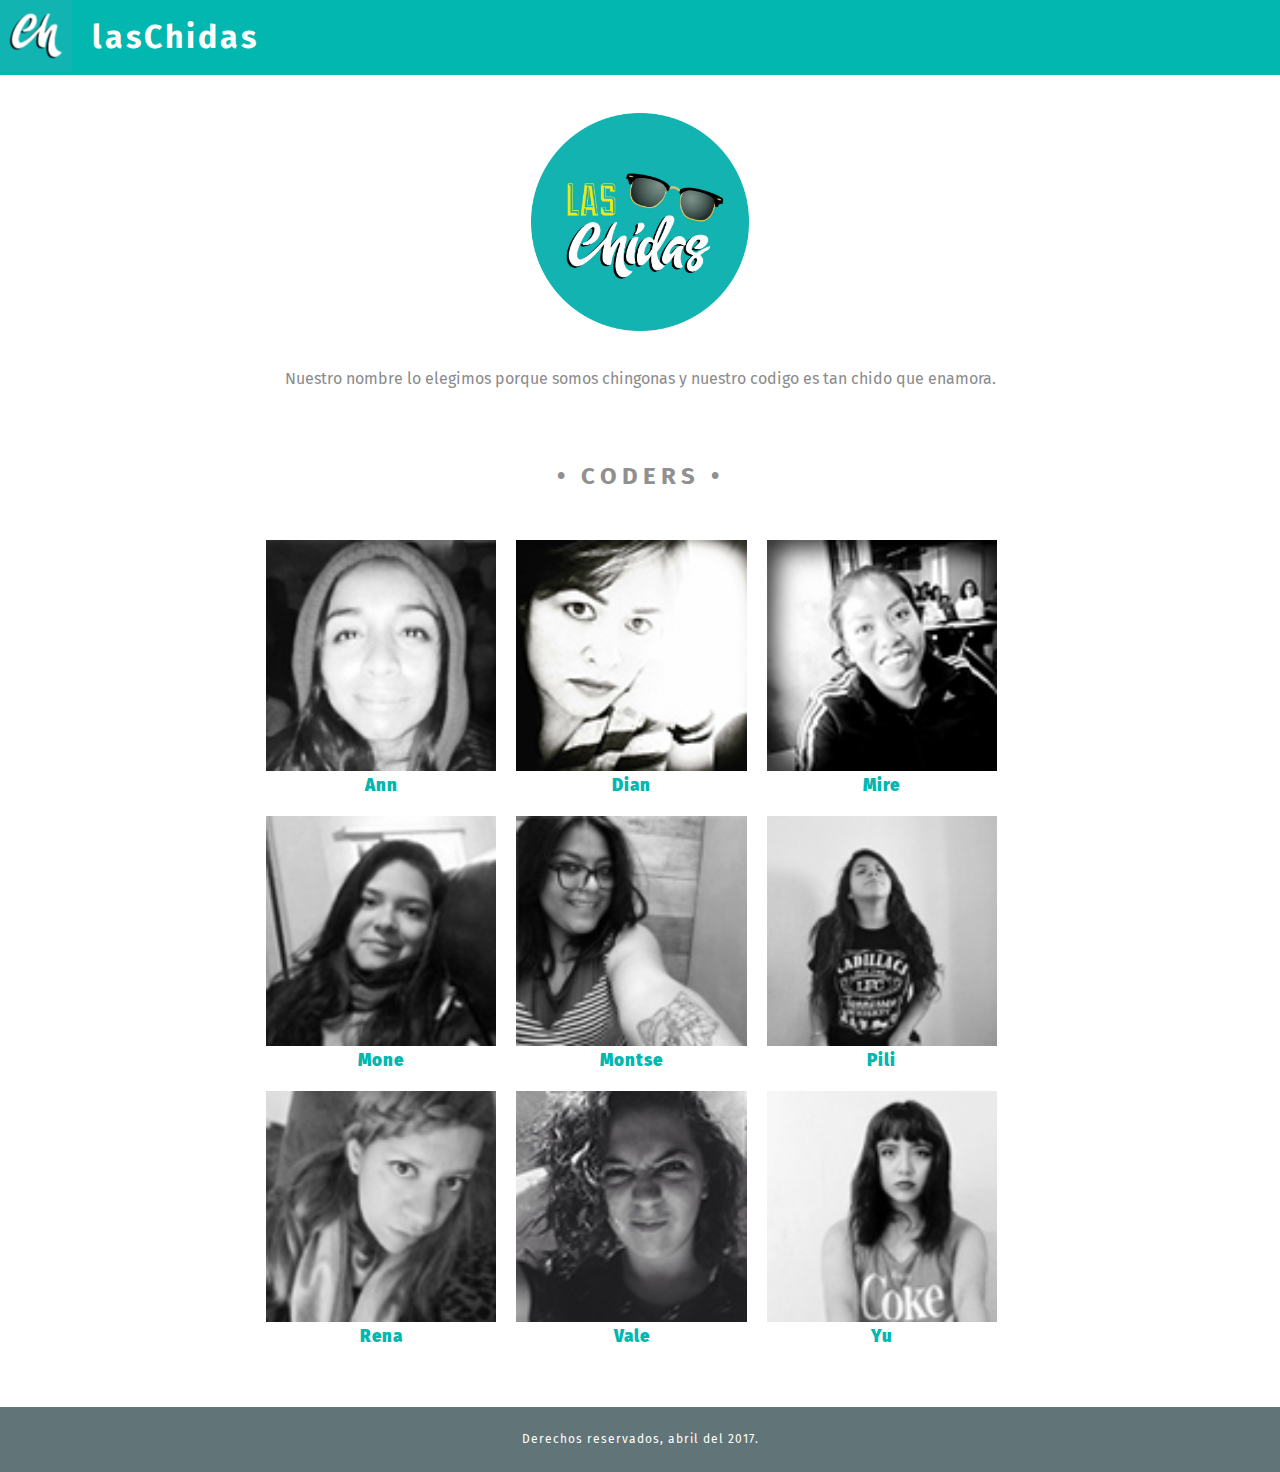
<file: index.html>
<!DOCTYPE html>
<html lang="en">
    <head>
        <meta charset="UTF-8"/>
        <title>😎 lasChidas</title>
        <link rel="stylesheet" href="css/style.css"/>
        <link rel="icon" href="assets/chidas-icon.png"/>
        <link href="https://fonts.googleapis.com/css?family=Fira+Sans:400,600,900" rel="stylesheet"/>
    </head>
 
    <body>
        <header id="cabecera">
            <img src="assets/chidas-cuadro.png"/>
            <h1>lasChidas</h1>
        </header>
        
        <section id="presentacion">
            <img src="assets/las-chidas.png" alt="">
            <p>
                Nuestro nombre lo elegimos porque somos chingonas y nuestro codigo es tan chido que enamora.
            </p>
        </section>
        
        <section id="coders">
            <h2>&bull; Coders &bull;</h2>
            <span>
                <img src="assets/Ann/ann.jpg"/>
                <a href="assets/Ann/ann.html">Ann</a>                
            </span>
            <span>
                <img src="assets/diana/dian.jpg"/>
                <a href="assets/diana/diana.html">Dian</a>
            </span>
            <span>
                <img src="assets/mire.jpg"/>
                <a href="mireya/mire.html">Mire</a>
            </span>
            <span>
                <img src="assets/mone.jpg"/>
                <a href="assets/mone/mone.html">Mone</a>
            </span>
            <span>
                <img src="assets/montse.jpg"/>
                <a href="montse/montse.html">Montse</a>
            </span>
            <span>
                <img src="assets/pili.jpg"/>
                <a href="assets/pilar/pilar.html">Pili</a>
            </span>
            <span>
                <img src="assets/rena.jpg" alt="">
                <a href="rena/rena.html">Rena</a>
            </span>
            <span>
                <img src="assets/val/imgVal.jpg" alt="">
                <a href="assets/val/val.html">Vale</a>
            </span>
            <span>
                <img src="assets/yurian.jpg" alt="">
                <a href="assets/yurian/yurian.html">Yu</a>
            </span>
        </section>
        <footer id="pieDePagina">
            <p>Derechos reservados, abril del 2017.</p>
        </footer>      
    </body>
</html>
</file>
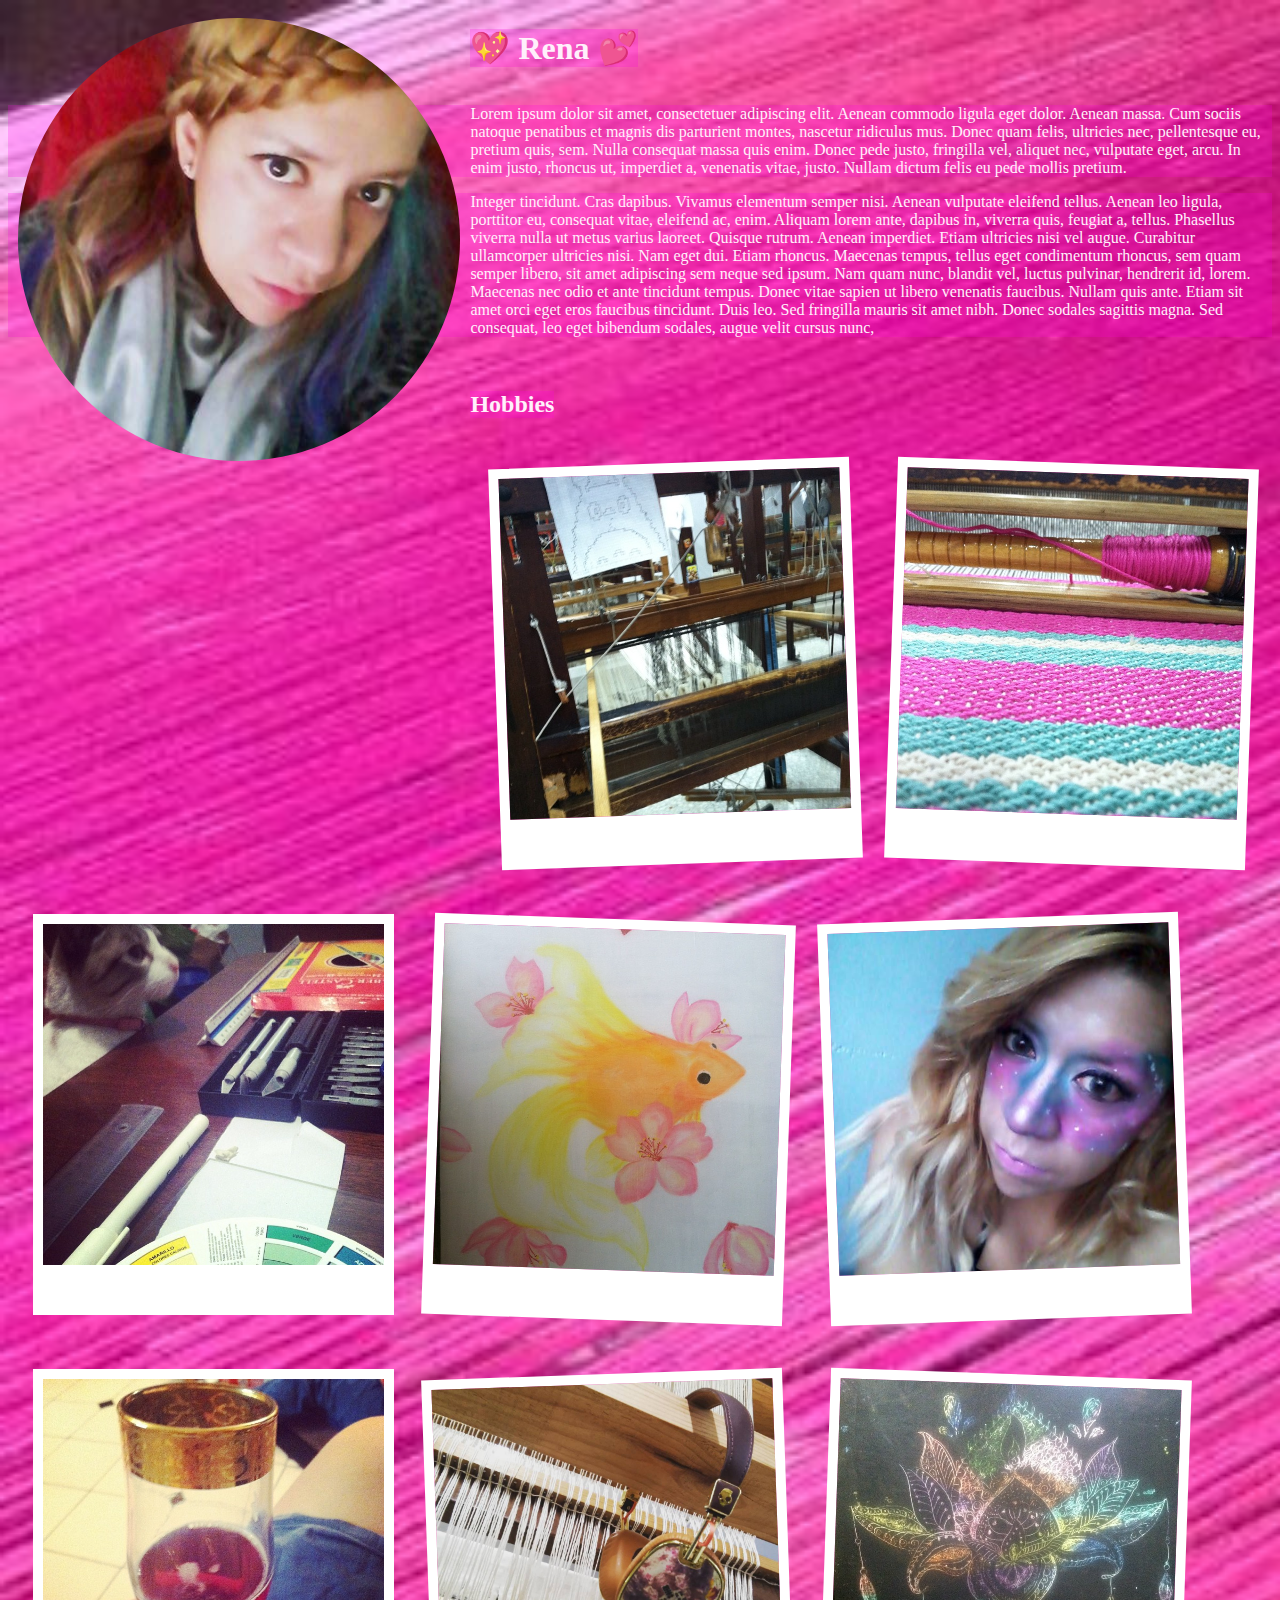
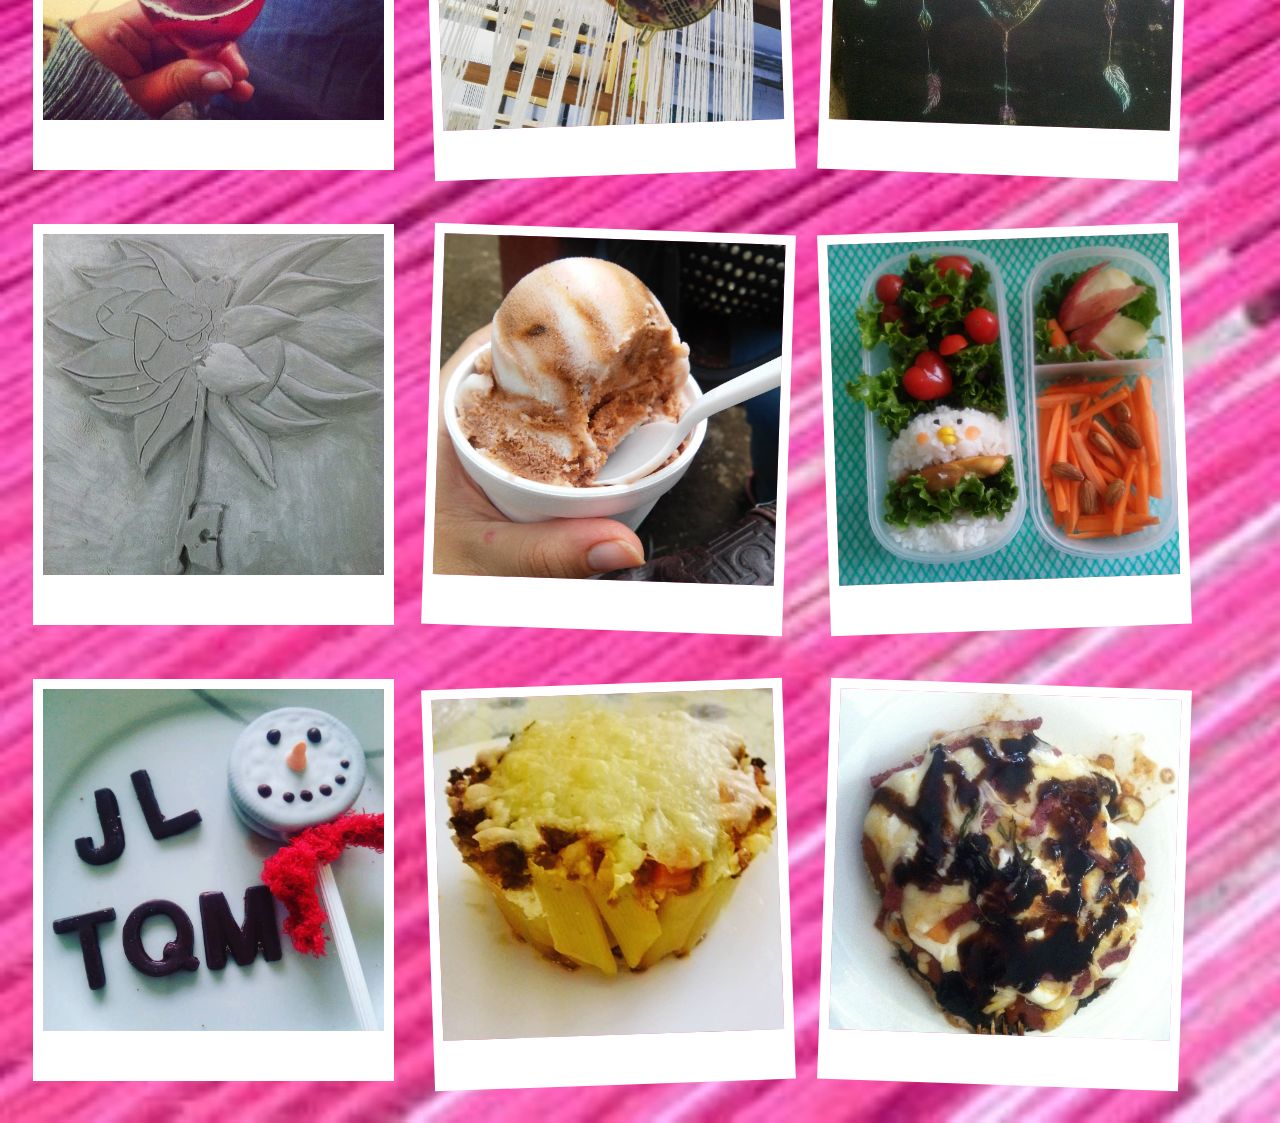
<file: rena/rena.html>
<!DOCTYPE html>
<html lang="en">
   <head>
      <meta charset="UTF-8">
      <title>💖 Rena 💕</title>
      <link rel="stylesheet" href="styleRena.css"/>
      <link rel="icon" href="assets/favicon-16x16.png"/>
   </head>
   <body id="bodyRena">
      <header id="renaHeader"></header>
      <h1 id="renaH1">💖 Rena 💕</h1>
      <div class="renaFoto">
         <img src="imgRena/foto.jpg">
      </div>
      <p class="bioRena">
      Lorem ipsum dolor sit amet, consectetuer adipiscing elit. Aenean commodo ligula eget dolor. Aenean massa. Cum sociis natoque penatibus et magnis dis parturient montes, nascetur ridiculus mus. Donec quam felis, ultricies nec, pellentesque eu, pretium quis, sem. Nulla consequat massa quis enim. Donec pede justo, fringilla vel, aliquet nec, vulputate eget, arcu. In enim justo, rhoncus ut, imperdiet a, venenatis vitae, justo. Nullam dictum felis eu pede mollis pretium.
      </p>

      <p class="bioRena">
      Integer tincidunt. Cras dapibus. Vivamus elementum semper nisi. Aenean vulputate eleifend tellus. Aenean leo ligula, porttitor eu, consequat vitae, eleifend ac, enim. Aliquam lorem ante, dapibus in, viverra quis, feugiat a, tellus. Phasellus viverra nulla ut metus varius laoreet. Quisque rutrum. Aenean imperdiet. Etiam ultricies nisi vel augue. Curabitur ullamcorper ultricies nisi. Nam eget dui. Etiam rhoncus. Maecenas tempus, tellus eget condimentum rhoncus, sem quam semper libero, sit amet adipiscing sem neque sed ipsum. Nam quam nunc, blandit vel, luctus pulvinar, hendrerit id, lorem. Maecenas nec odio et ante tincidunt tempus. Donec vitae sapien ut libero venenatis faucibus. Nullam quis ante. Etiam sit amet orci eget eros faucibus tincidunt. Duis leo. Sed fringilla mauris sit amet nibh. Donec sodales sagittis magna. Sed consequat, leo eget bibendum sodales, augue velit cursus nunc,
      </p>
      <br>
      <h2 class="renaH2">Hobbies</h2>
      <section>
         <div class="hobbieRena">
            <img src="imgRena/telar.jpg"/>
         </div>
         <div class="hobbieRena">
            <img src="imgRena/lanzadera.jpg"/>
         </div>
         <div class="hobbieRena">
            <img src="imgRena/colores.jpg"/>
         </div>
         <div class="hobbieRena">
            <img src="imgRena/fish.jpg"/>
         </div>
         <div class="hobbieRena">
            <img src="imgRena/gal-laxy.jpg"/>
         </div>
         <div class="hobbieRena">
            <img src="imgRena/wine.jpg"/>
         </div>
         <div class="hobbieRena">
            <img src="imgRena/music.jpg"/>
         </div>
         <div class="hobbieRena">
            <img src="imgRena/scratch.jpg"/>
         </div>
         <div class="hobbieRena">
            <img src="imgRena/skykey.jpg"/>
         </div>
         <div class="hobbieRena">
            <img src="imgRena/icecream.jpg"/>
         </div>
         <div class="hobbieRena">
            <img src="imgRena/kawaiiFood.jpg"/>
         </div>
         <div class="hobbieRena">
            <img src="imgRena/oreocake.jpg"/>
         </div>
         <div class="hobbieRena">
            <img src="imgRena/paysta.jpg"/>
         </div>
         <div class="hobbieRena" title="Cocinar: Portobello Pizza">
            <img src="imgRena/portobello.jpg"/>
         </div>
      </section>
      
      
   
   </body>
</html>
</file>
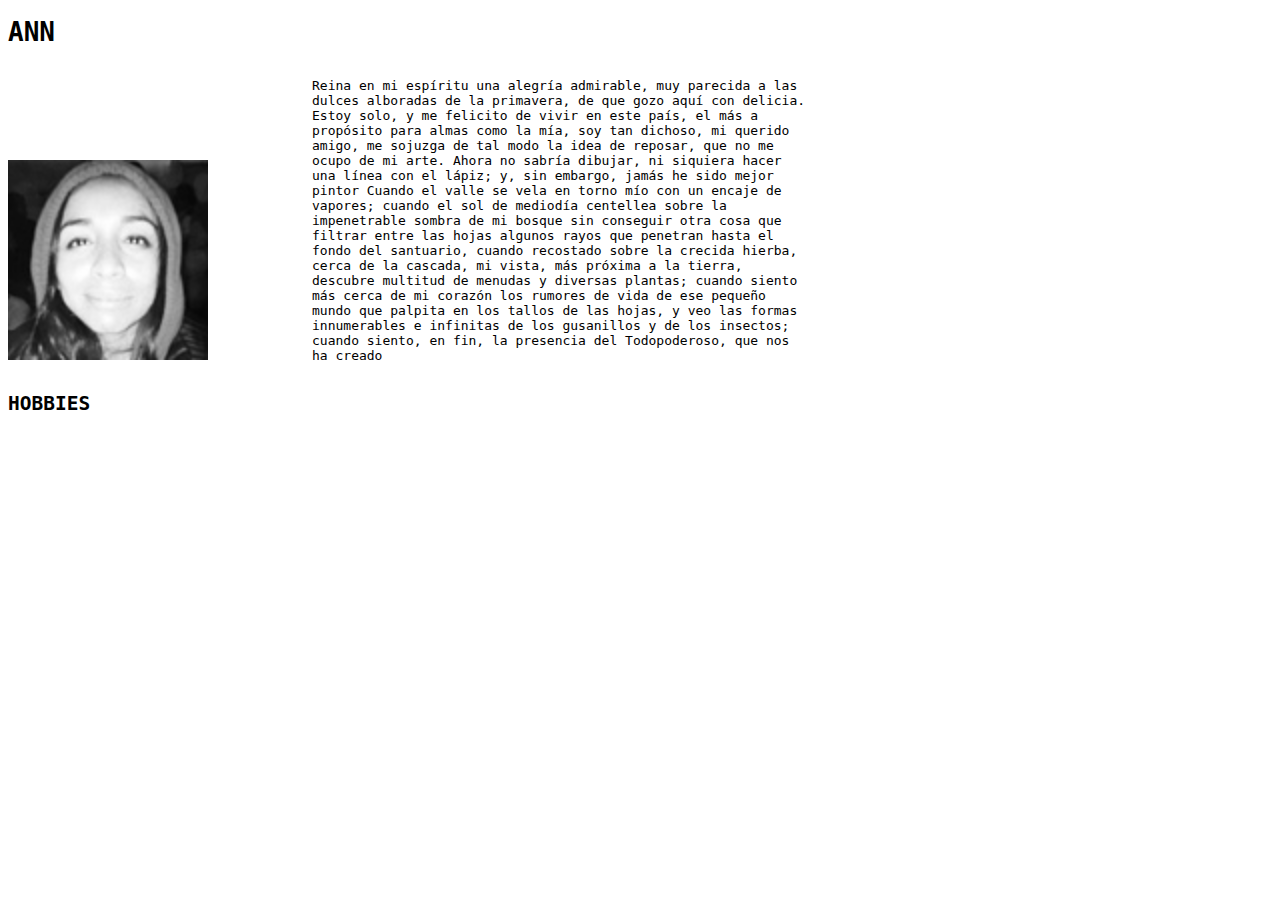
<file: assets/Ann/ann.html>
<!DOCTYPE html>
<html lang="en">
<head>
    <meta charset="UTF-8">
    <title>ANN</title>
    <link rel="stylesheet" href="ann.css">
</head>
<body>
    <h1 id="h1ann">ANN</h1>
    <section id="contenedorAnn">
    <section id="foto_Ann">
        <img src="ann.jpg" alt="">
        
    </section>
    <section id="vidaAnn">
        <p>Reina en mi espíritu una alegría admirable, muy parecida a las dulces alboradas de la primavera, de que gozo aquí con delicia. Estoy solo, y me felicito de vivir en este país, el más a propósito para almas como la mía, soy tan dichoso, mi querido amigo, me sojuzga de tal modo la idea de reposar, que no me ocupo de mi arte. Ahora no sabría dibujar, ni siquiera hacer una línea con el lápiz; y, sin embargo, jamás he sido mejor pintor Cuando el valle se vela en torno mío con un encaje de vapores; cuando el sol de mediodía centellea sobre la impenetrable sombra de mi bosque sin conseguir otra cosa que filtrar entre las hojas algunos rayos que penetran hasta el fondo del santuario, cuando recostado sobre la crecida hierba, cerca de la cascada, mi vista, más próxima a la tierra, descubre multitud de menudas y diversas plantas; cuando siento más cerca de mi corazón los rumores de vida de ese pequeño mundo que palpita en los tallos de las hojas, y veo las formas innumerables e infinitas de los gusanillos y de los insectos; cuando siento, en fin, la presencia del Todopoderoso, que nos ha creado </p>
    </section>
    </section>
    <section id="hobbiesAnn">
        <h2>HOBBIES</h2>
    </section>
</body>
</html>
</file>
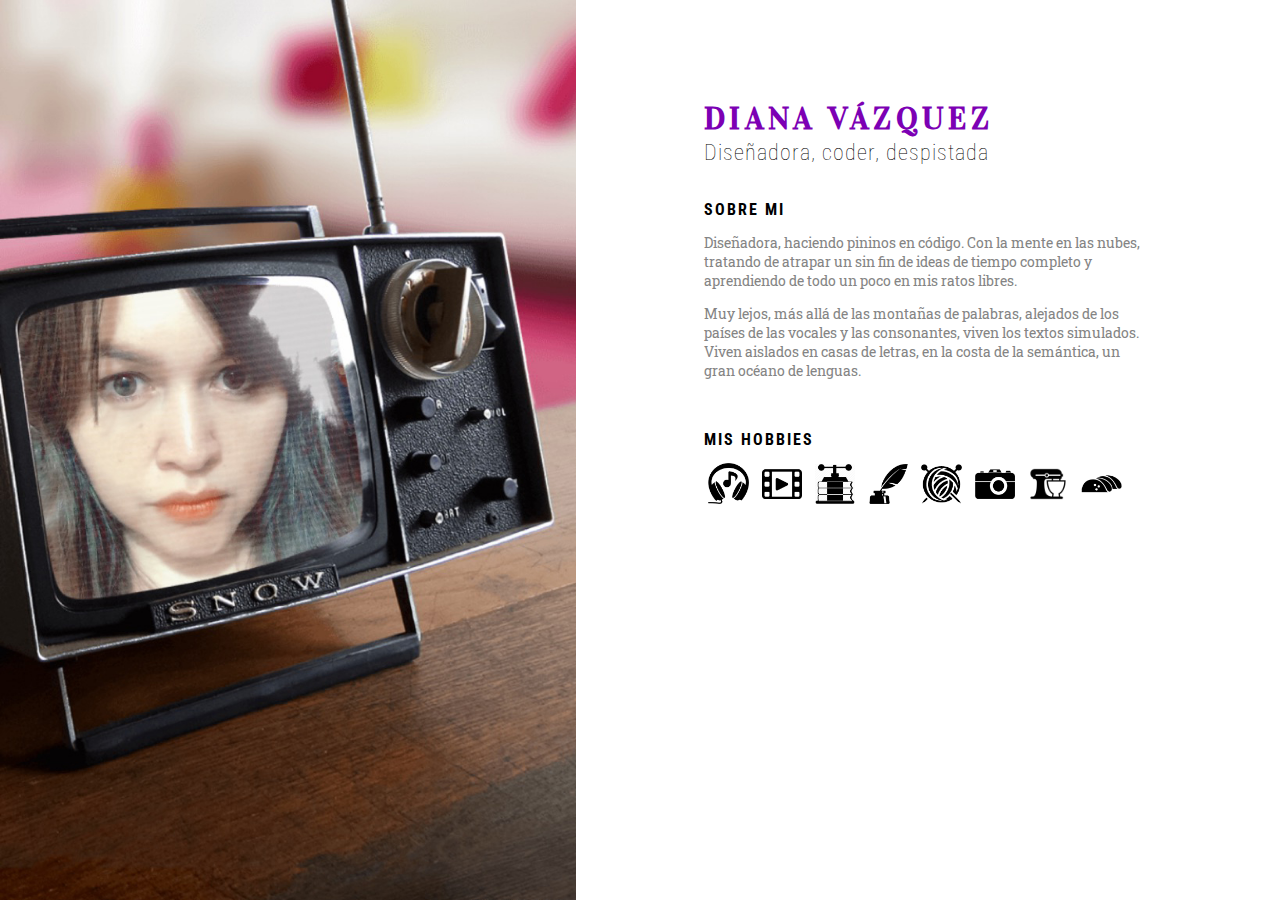
<file: assets/diana/diana.html>
<!DOCTYPE html>
<html id="paginaD">
    <head>
        <meta charset="UTF-8">
        <title>Diana</title>
        <link rel="stylesheet" href="diana.css">
        <link rel="icon" href="/assets/diana/spiral-icon.png"/>
        <link href="https://fonts.googleapis.com/css?family=Roboto+Condensed|Roboto+Slab|Vidaloka" rel="stylesheet">
    </head>
    <body id="pagDiana">
        <div id="miFotito"></div>
        
        <h1 id="miNombre">DIANA VÁZQUEZ</h1>
        <h2>Diseñadora, coder, despistada</h2>
        
        <section id="sobreDiana">
            <h4>Sobre mi</h4>
            <p>Diseñadora, haciendo pininos en código.  Con la mente en las nubes, tratando de atrapar un sin fin de ideas de tiempo completo y aprendiendo de todo un poco en mis ratos libres.</p>
            <p>Muy lejos, más allá de las montañas de palabras, alejados de los países de las vocales y las consonantes, viven los textos simulados. Viven aislados en casas de letras, en la costa de la semántica, un gran océano de lenguas.</p>
            <h4>Mis Hobbies</h4>
            <div>
                <img src="headphones.png"/>
                <img src="play.png"/>
                <img src="presser.png"/>
                <img src="calligr.png"/>
                <img src="knitting.png"/>
                <img src="camera.png"/>
                <img src="mixer.png"/>
                <img src="tacos.png"/>   
            </div>             
        </section>
    </body>
</html>
</file>
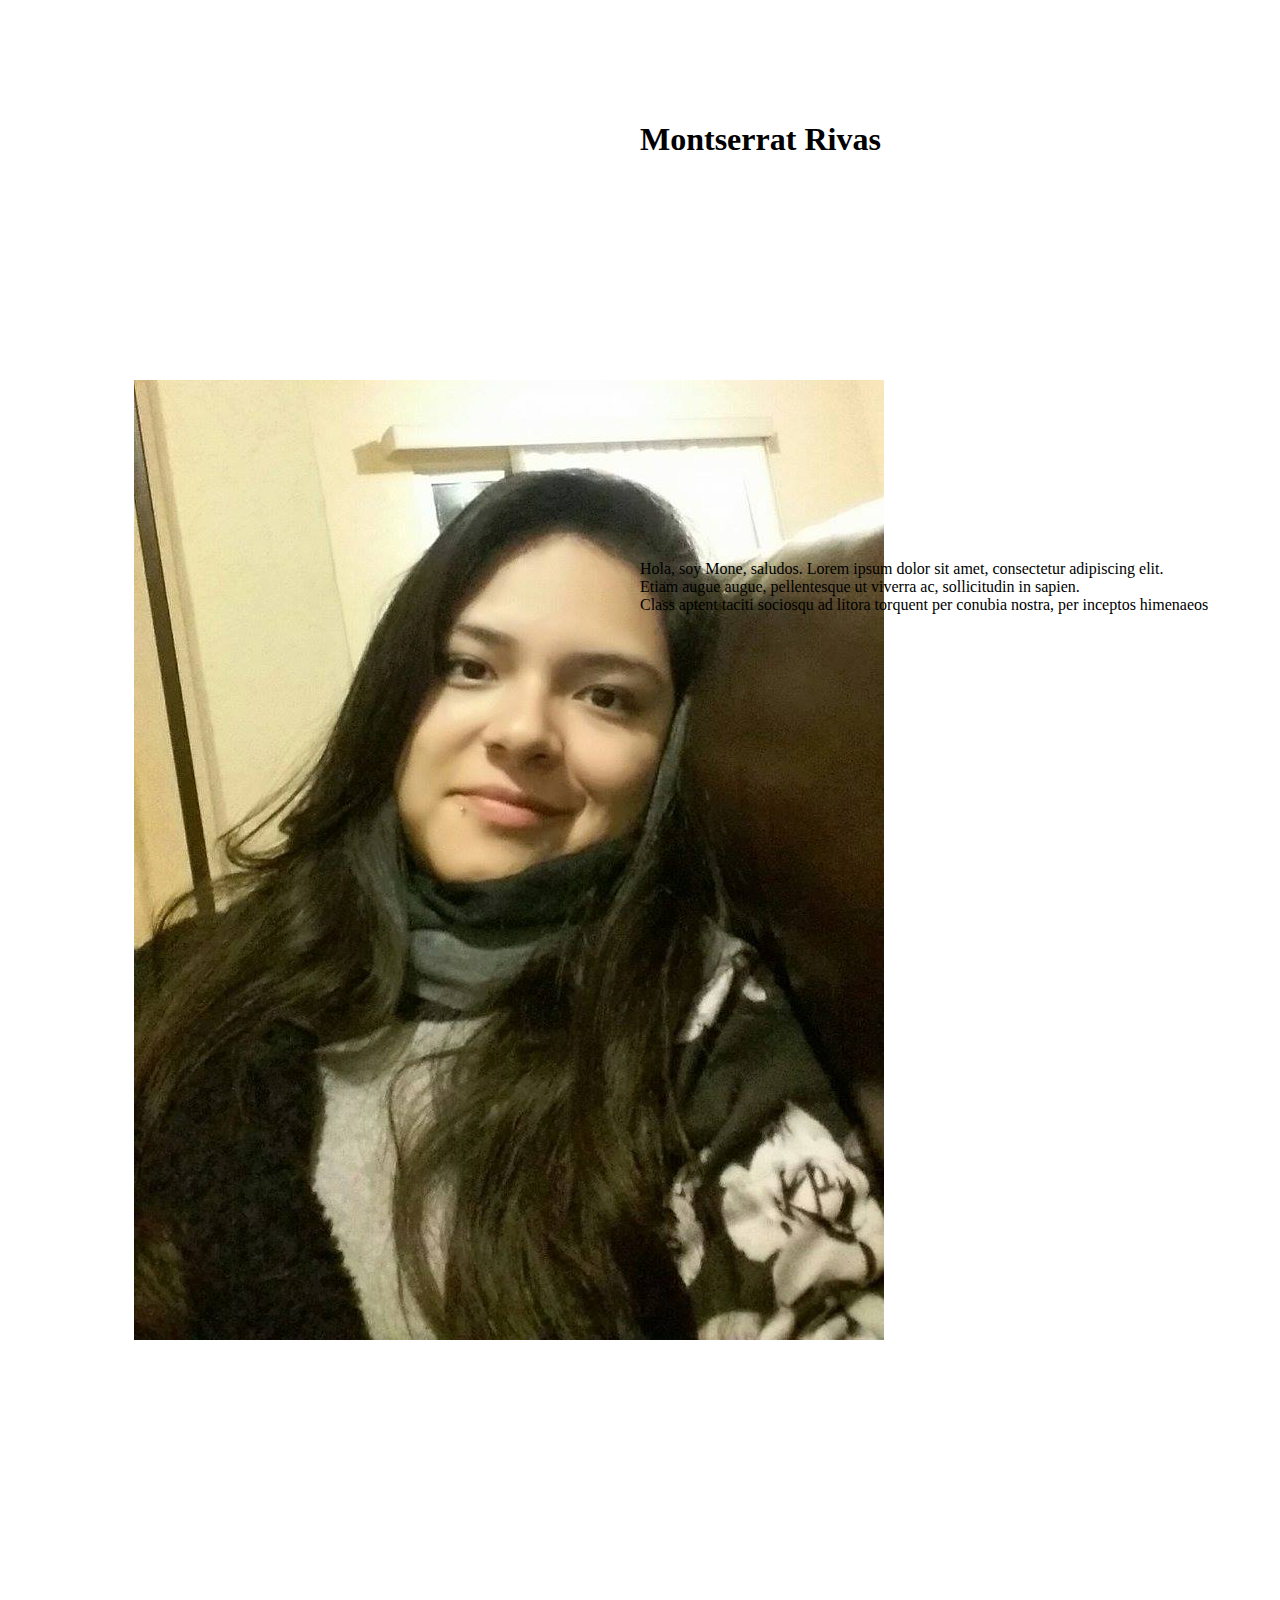
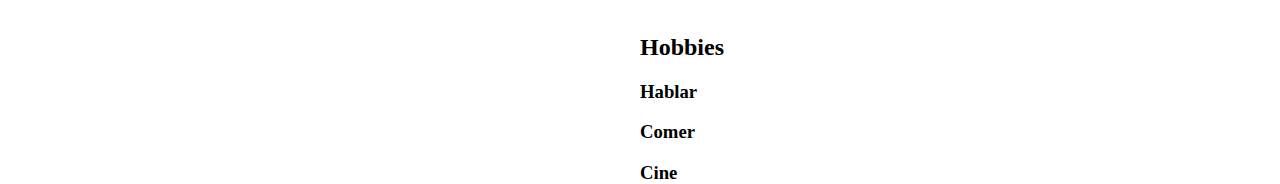
<file: assets/mone/mone.html>
<!DOCTYPE html>
<html lang="en">
<head>
    <meta charset="UTF-8">
    <title>Mone Profile</title>
    <link rel="stylesheet" href="mone.css">
</head>
<body>
   <header>
       <h1 id="titulo"> Montserrat Rivas</h1>
   </header>
   <!--------------Area de fotos------------>
   <section id="areaFoto">
      <img src="monepic.jpg" alt="" id="monepic">     
   </section>
   
   <!--------------Area de texto------------>
   <section id="areaTexto"> 
       <p id="textoMone">
           Hola, soy Mone, saludos. Lorem ipsum dolor sit amet, consectetur adipiscing elit. <br> Etiam augue augue, pellentesque ut viverra ac, sollicitudin in sapien. <br>Class aptent taciti sociosqu ad litora torquent per conubia nostra, per inceptos himenaeos
       </p>      
   </section>
   
    <!------------Area de hobbies----------->

   
   <section id="areaHobbies">
      <h2>Hobbies</h2>
      <h3>Hablar</h3>
      <h3>Comer</h3>
      <h3>Cine</h3>
       
   </section>
    
</body>
</html>
</file>
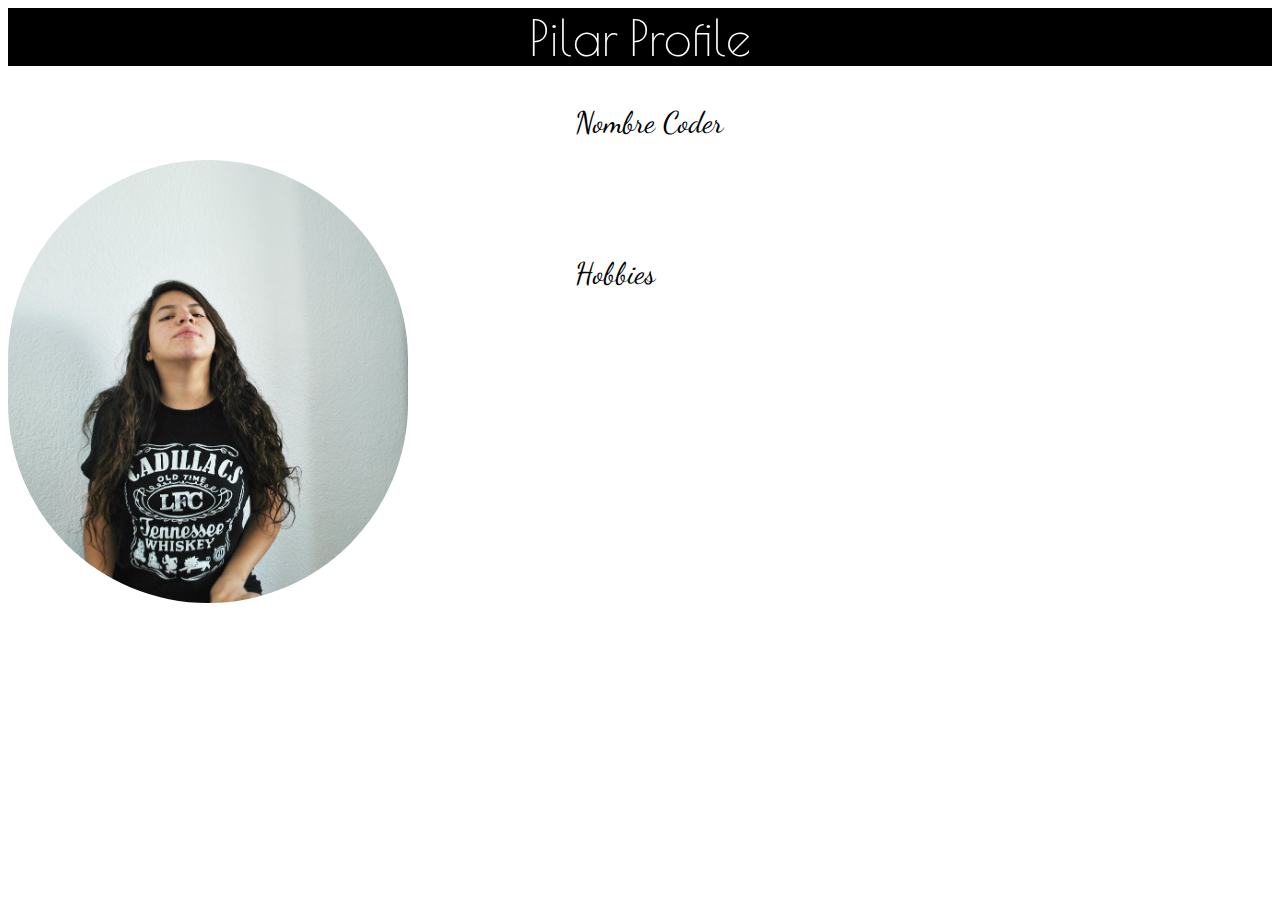
<file: assets/pilar/pilar.html>
<!DOCTYPE html>
<html lang="en">
<head>
    <meta charset="UTF-8">
    <title>Pilar</title>
    <link rel= "stylesheet" type= "text/css" href="pilar.css">
    <link href="https://fonts.googleapis.com/css?family=Dancing+Script|Poiret+One|Hanalei|" rel="stylesheet">
</head>
<body>
<header>
    <span class="cabecera"> Pilar Profile </span>
</header>
 <div class="nombre">Nombre Coder</div>
  <div class="textoCoder"> 
    
  
    </div>
 <img src="pili.jpg" class= "foto">
 <div class="hobbies">Hobbies</div>
 
    
</body>
</html>
</file>
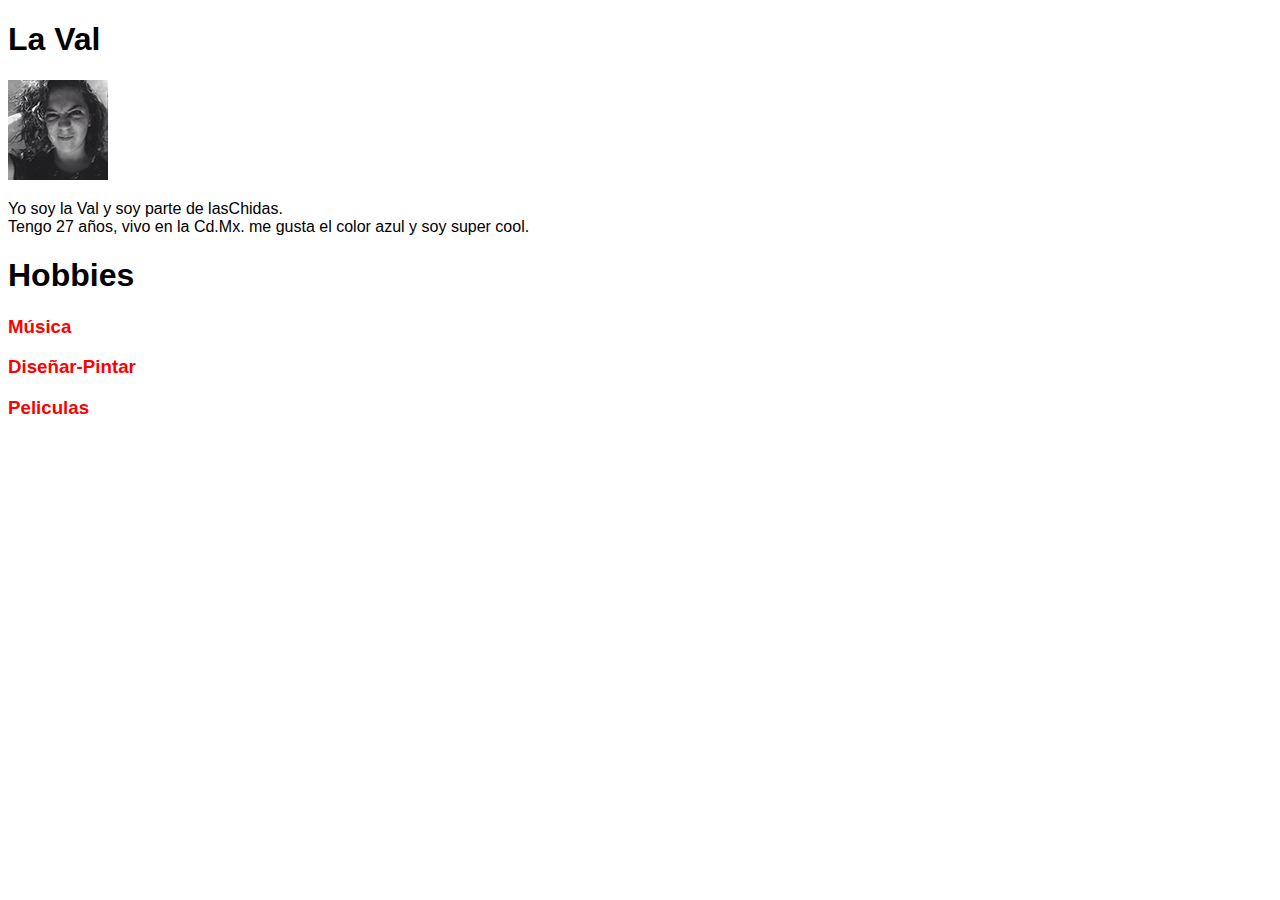
<file: assets/val/val.html>
<!DOCTYPE html>
<html>
  <head>
    <meta charset="utf-8">
    <title class="tittleVal" >La Val</title>
    <link rel="stylesheet" href="../val/val.css" />
  </head>
  <body>
    <section id="val" >
      <section class="infoVal" >
        <h1 class="tituloNombreVal" >La Val</h1>
        <img src="../val/imgVal.jpg" />
        <p class="textoVal" >
          Yo soy la Val y soy parte de lasChidas.
          <br>
          Tengo 27 años, vivo en la Cd.Mx. me gusta el color azul y soy super cool.
        </p>
      </section>

      <section class="hobbiesVal" >
        <h1 class="tituloHobbies" > Hobbies </h1>
        <h3 class="textoHobbiesVal" > Música </h3>
        <h3 class="textoHobbiesVal" > Diseñar-Pintar </h3>
        <h3 class="textoHobbiesVal" > Peliculas </h3>
      </section>
  </section>

  </body>
</html>
</file>
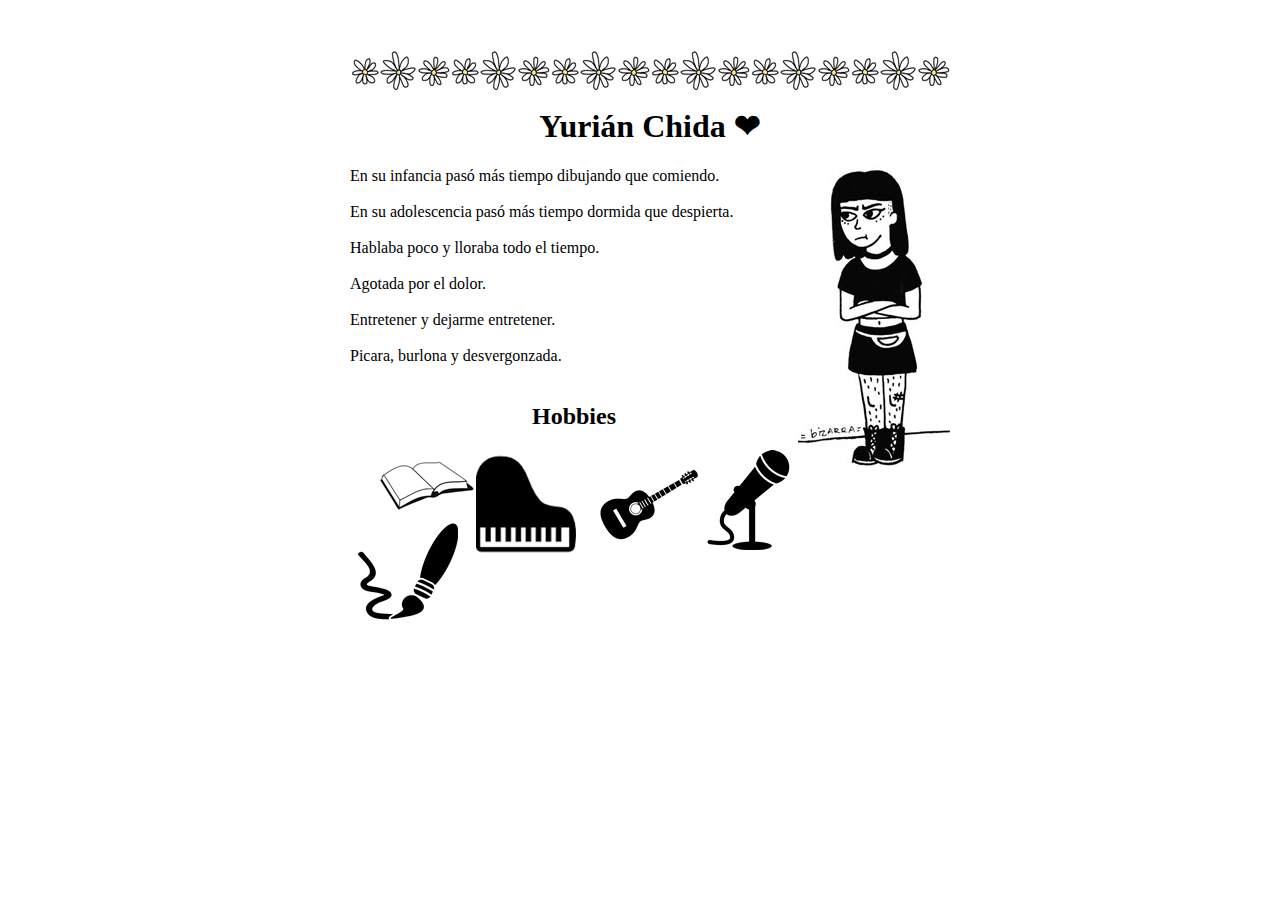
<file: assets/yurian/yurian.html>
<!DOCTYPE html>
<html>
  <head>
    <meta charset="utf-8">
    <title>yurian-chida</title>
    <link rel="stylesheet" type="text/css" href="css/yurian.css">
  </head>
  <body id="fondo">
      <div class="texto">
          <img class="margaritas" src="margaritas.jpg">
          <img class="margaritas" src="margaritas.jpg">
          <img class="margaritas" src="margaritas.jpg">
          <img class="margaritas" src="margaritas.jpg">
          <img class="margaritas" src="margaritas.jpg">
          <img class="margaritas" src="margaritas.jpg">
          <br><br>
          <h1 class="titulo">Yurián Chida ❤</h1>
          <img src="yurian.jpg">
          <span>
            En su infancia pasó más tiempo dibujando que comiendo.<br><br>
            En su adolescencia pasó más tiempo dormida que despierta.<br><br>
            Hablaba poco y lloraba todo el tiempo.<br><br>
            Agotada por el dolor.<br><br>
            Entretener y dejarme entretener.<br><br>
            Picara, burlona y desvergonzada.<br><br>
          <h2 class="titulo">Hobbies</h2>
          <img class="hobbie" src="micro.jpg">
          <img class="hobbie" src="guitar.png">
          <img class="hobbie" src="piano.png">
          <img class="hobbie" src="libro.png">
          <img class="hobbie" src="pintar.jpg">
        </span>
      </div>

      </div>


  </body>
</html>
</file>
<file: css/style.css>
* {
    margin: 0;
    padding: 0;
    font-family: 'Fira Sans', sans-serif;
}

#cabecera {
    height: 75px;
    background-color: #01b7b0;
}

#cabecera>img, #cabecera>h1 {
    float: left;
}

#cabecera>h1 {
    line-height: 75px;
    margin-left: 20px;
    color: white; 
    letter-spacing: 3px;
}

#presentacion {
    text-align: center;
}

    #presentacion>img {
        width: 17%;
        margin: 3% auto;
        display: block;
    }
    #presentacion>p {
        display: inline-block;
        max-width: 70%;
        color: #8b8b8b;
        margin-bottom: 10px;
    }

#coders {
    width: 60%;
    margin: 5% auto 0;
    overflow: hidden;
    margin-bottom: 50px;
    
   
}

    #coders>h2 {
        text-align: center;
        color: #909090;
        margin-bottom: 40px;
        text-transform: uppercase;
        letter-spacing: 5px;
    }

    #coders>span {
        float: left;
        width: 30%;
        margin: 10px;
        text-align: center;
    }
    
        #coders>span>img {
            width: 100%;
        }

            #coders>span>img:hover {
                opacity: 0.6;
            }
        
        #coders>span>a {
            color: #01b7b0;
            text-decoration: none;
            font-size: 17px;
            font-weight: 900;
            letter-spacing: 1px;    
        }
          
            #coders>span>a:hover {
                color: #00ffd8;
            }

#pieDePagina {
    height: 40px;
    background-color: #617477;
    color: white;
    text-align: center;
    padding-top: 25px;
    font-size: 12px;
    letter-spacing: 1px;
}
</file>
<file: rena/styleRena.css>
#bodyRena{
   background-image: url(imgRena/1010889_10203755245185736_1593986127453540325_n.jpg);
   background-size: cover;
}
.renaFoto{
   width: 35%;
   float: left;
   margin: 10px;
}
.renaFoto img{
   width: 100%;
   border-radius: 50%;
}
#renaH1{
   text-align: center;
}
.hobbieRena{
   width: 27%;
   display: inline-block;
   margin: 25px;
}
.renaH2, #renaH1{
  display: inline-block; 
}
.bioRena, .renaH2, #renaH1{
   color: #fff0fb;
   background-color: rgba(255, 0, 226, 0.22);
}
.hobbieRena img{
   width: 100%;
   border: 10px white solid;
   border-bottom: 50px solid white;
}
.hobbieRena img:hover {
  -webkit-transform: scale(1.25);
  -moz-transform: scale(1.25);
  position: relative;
  z-index: 5;
}
/* Inclina todas las imagenes 2 grados*/
.hobbieRena img{
-webkit-transform: rotate(-2deg);
-moz-transform: rotate(-2deg);
}
 
/* Gira todas las imagenes pares */
.hobbieRena:nth-child(even) img{
-webkit-transform: rotate(2deg);
-moz-transform: rotate(2deg);
}
 
/* Evita que gire cada tercer imagen, compensa su posicion */
.hobbieRena:nth-child(3n) img {
-webkit-transform: none;
-moz-transform: none;
position: relative;
top: -5px;
}
 
/* Gira cada quinta imagen 5 grados */
.hobbieRena img:nth-child(5n) img{
-webkit-transform: rotate(5deg);
-moz-transform: rotate(5deg);
position: relative;
right: 5px;
}
</file>
<file: assets/Ann/ann.css>
#h1ann {
    font-family: monospace;
}

#foto_Ann{
    
    display: inline-block;
   
}

#foto_Ann img {
    width: 200px;
    height: 200px;
}

#contenedorAnn{
    display: inline-block;
}

#vidaAnn {
   
    font-family: monospace;
    display: inline-block;
    width: 500px;
    margin-left: 100px;
}

#hobbiesAnn {
    clear: both;
    font-family: monospace;
}
</file>
<file: assets/diana/diana.css>
#paginaD, #pagDiana {
    margin: 0;
    padding: 0;
    height: 100%;
}

#miFotito {
    width: 45%;
    height: 100%;
    background-image: url(mifotito.JPG);
    background-size: cover;
}

#miFotito, #miNombre, #sobreDiana, #miNombre+h2 {
    display: inline-block;
    position: absolute;
}

#miNombre {
    font-family: 'Vidaloka', serif;
    font-size: 31px;
    letter-spacing: 4.3px;
    margin-left: 55%;
    margin-top: 100px;
    color: #7c00b4;
}

#miNombre+h2 {
    font-family: 'Roboto Condensed', sans-serif;
    font-size: 22px;
    letter-spacing: 1px;
    font-weight: 100;
    margin-left: 55%;
    margin-top: 140px;
    
}

#sobreDiana {
    margin-top: 150px;
    width: 35%;
    margin-left: 55%;
}

#sobreDiana>h4 {
    font-family: 'Roboto Condensed', sans-serif;
    letter-spacing: 2px;
    margin: 50px 0 10px;
    text-transform: uppercase;
    
}

#sobreDiana>p {
    font-family: 'Roboto Slab', serif;
    color: #848484;
    font-size: 14px;
}

#sobreDiana>div>img {
    width: 9%;
    margin: 1%;
}
</file>
<file: assets/mone/mone.css>
#titulo{
    position: relative;
    left: 50%;
    top: 100px;
}

#areaFoto{
    position: relative;
    left: 10%;
    top: 300px;    
}

#areaTexto{
    position: relative;
    left: 50%;
    bottom: 500px;  
}

#areaHobbies{
    position: relative;
    left: 50%;
    top:500px; 
}
</file>
<file: assets/pilar/pilar.css>
header {

    background: black; 
    color: white; 
    font-family: 'Poiret One', cursive;
    font-size: 50px; 
    text-align: center;
   
}

.nombre {
 font-family: 'Dancing Script', cursive;
 font-size: 30px; 
 margin-left: 15cm; 
 margin-top: 1cm; 
position: absolute;
 
}

.textoCoder {
 font-family: 'Poiret One', cursive;
}


.hobbies {
    font-family: 'Dancing Script', cursive;
    font-size: 30px; 
    margin-left: 15cm;
    margin-top: 5cm;
    position: absolute;
}

.foto {
    width: 400px; 
   border-radius: 400px;
    position: absolute;
    margin-top: 2.5cm; 
}
</file>
<file: assets/val/val.css>
#val{
  font-family: helvetica;
}

.textoHobbiesVal{
  color: red;
}
</file>
<file: assets/yurian/css/yurian.css>
.texto{
  position:absolute;
  font-family: "Lucida Handwriting", "Century Gothic";
  top: 50px;
  left: 350px;
  width: 600px;
  height: 600px;
  background-color: #fff;

}
.titulo{
  text-align: center;
}
img{
  float: right;
}

#fondo{
  background-image: url(https://s-media-cache-ak0.pinimg.com/originals/80/84/d9/8084d928386e611b4078d7d4dcaf8845.jpg);
}
</file>
